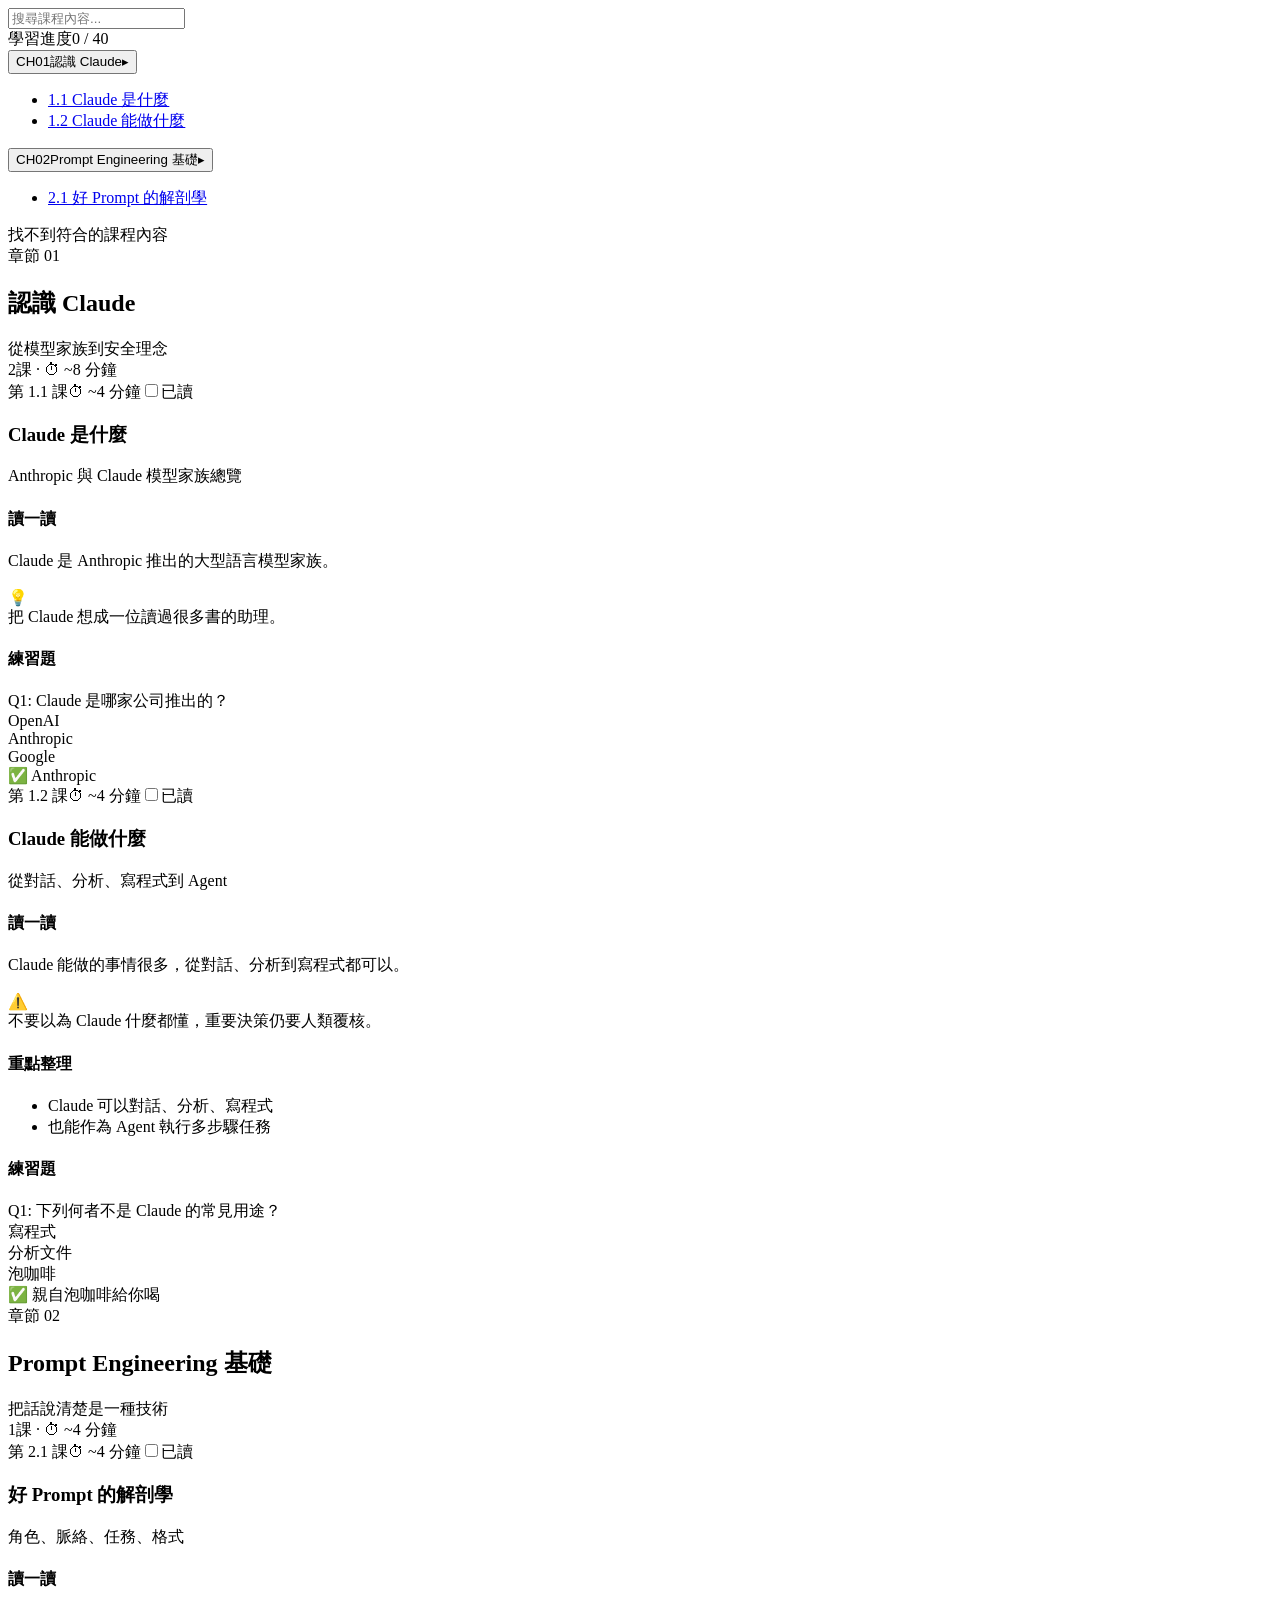
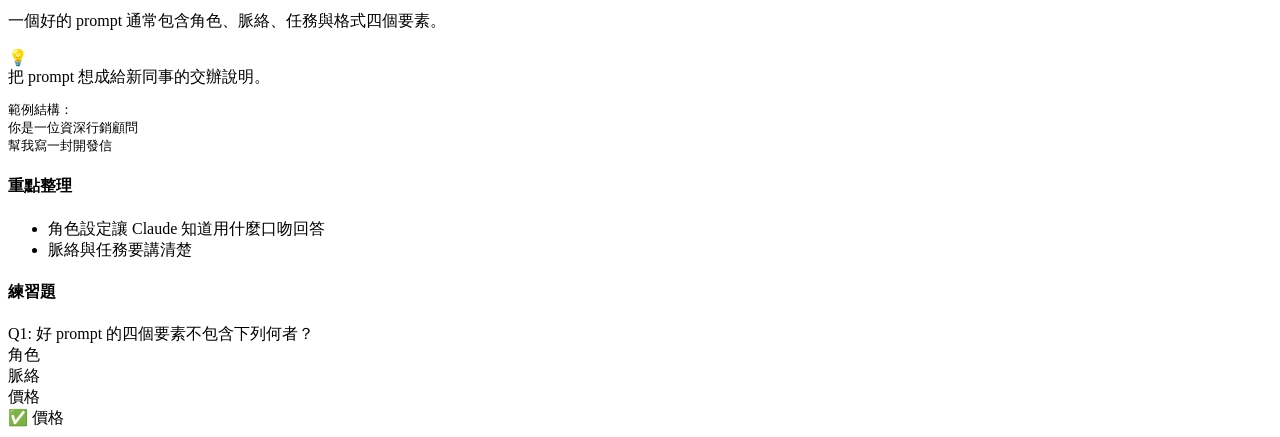
<file: tests/fixtures/bad.html>
<!DOCTYPE html>
<html lang="zh-Hant">
<head><meta charset="UTF-8"><title>Fixture: bad</title></head>
<body>
<div class="app">
  <aside class="sidebar">
    <div class="search"><input type="search" id="search" placeholder="搜尋課程內容..." autocomplete="off"></div>
    <div class="progress-summary"><span>學習進度</span><span><span id="progress-count">0</span> / 40</span></div>
    <div class="progress-bar"><div class="progress-bar-fill" id="progress-bar-fill"></div></div>
    <nav class="toc">
      <div class="nav-chapter" data-ch="01"><button class="nav-ch-toggle" type="button" aria-expanded="false"><span class="ch-num">CH01</span><span class="ch-title">認識 Claude</span><span class="ch-arrow">▸</span></button><ul class="nav-lessons">
        <li><a href="#L1.1" data-lid="1.1"><span class="lnum">1.1</span> Claude 是什麼</a></li>
        <li><a href="#L1.2" data-lid="1.2"><span class="lnum">1.2</span> Claude 能做什麼</a></li>
      </ul></div>
      <div class="nav-chapter" data-ch="02"><button class="nav-ch-toggle" type="button" aria-expanded="false"><span class="ch-num">CH02</span><span class="ch-title">Prompt Engineering 基礎</span><span class="ch-arrow">▸</span></button><ul class="nav-lessons">
        <li><a href="#L2.1" data-lid="2.1"><span class="lnum">2.1</span> 好 Prompt 的解剖學</a></li>
      </ul></div>
    </nav>
    <div class="search-empty hidden" id="search-empty">找不到符合的課程內容</div>
  </aside>
  <main class="content">
    <section class="chapter" id="C01"><header class="ch-header"><div class="ch-eyebrow">章節 01</div><h2 class="ch-title">認識 Claude</h2><div class="ch-subtitle">從模型家族到安全理念</div><div class="ch-meta">2課 · ⏱ ~8 分鐘</div></header>
<article class="lesson" id="L1.1" data-lid="1.1"><header class="lesson-header"><div class="lesson-meta-row"><span class="lesson-num">第 1.1 課</span><span class="lesson-time">⏱ ~4 分鐘</span><label class="progress-toggle"><input type="checkbox" class="progress-check" data-lid="1.1"><span>已讀</span></label></div><h3 class="lesson-title">Claude 是什麼</h3><div class="lesson-subtitle">Anthropic 與 Claude 模型家族總覽</div></header><div class="lesson-body">
<div class="lesson-section"><h4 class="section-title">讀一讀</h4><div class="section-body">
  <p>Claude 是 Anthropic 推出的大型語言模型家族。</p>
  <div class="hint"><span class="hint-icon">💡</span><div class="hint-body">把 Claude 想成一位讀過很多書的助理。</div></div>
</div></div>
<div class="lesson-section"><h4 class="section-title">練習題</h4><div class="section-body">
  <div class="qa"><div class="qtext">Q1: Claude 是哪家公司推出的？</div><div class="opt">OpenAI</div><div class="opt">Anthropic</div><div class="opt">Google</div><div class="answer">✅ Anthropic</div></div>
</div></div>
</div></article>
<article class="lesson" id="L1.2" data-lid="1.2"><header class="lesson-header"><div class="lesson-meta-row"><span class="lesson-num">第 1.2 課</span><span class="lesson-time">⏱ ~4 分鐘</span><label class="progress-toggle"><input type="checkbox" class="progress-check" data-lid="1.2"><span>已讀</span></label></div><h3 class="lesson-title">Claude 能做什麼</h3><div class="lesson-subtitle">從對話、分析、寫程式到 Agent</div></header><div class="lesson-body">
<div class="lesson-section"><h4 class="section-title">讀一讀</h4><div class="section-body">
  <p>Claude 能做的事情很多，從對話、分析到寫程式都可以。</p>
  <div class="hint warn"><span class="hint-icon">⚠️</span><div class="hint-body">不要以為 Claude 什麼都懂，重要決策仍要人類覆核。</div></div>
</div></div>
<div class="lesson-section"><h4 class="section-title">重點整理</h4><div class="section-body"><ul class="bullets">
  <li>Claude 可以對話、分析、寫程式</li>
  <li>也能作為 Agent 執行多步驟任務</li>
</ul></div></div>
<div class="lesson-section"><h4 class="section-title">練習題</h4><div class="section-body">
  <div class="qa"><div class="qtext">Q1: 下列何者不是 Claude 的常見用途？</div><div class="opt">寫程式</div><div class="opt">分析文件</div><div class="opt">泡咖啡</div><div class="answer">✅ 親自泡咖啡給你喝</div></div>
</div></div>
</div></article>
</section>
    <section class="chapter" id="C02"><header class="ch-header"><div class="ch-eyebrow">章節 02</div><h2 class="ch-title">Prompt Engineering 基礎</h2><div class="ch-subtitle">把話說清楚是一種技術</div><div class="ch-meta">1課 · ⏱ ~4 分鐘</div></header>
<article class="lesson" id="L2.1" data-lid="2.1"><header class="lesson-header"><div class="lesson-meta-row"><span class="lesson-num">第 2.1 課</span><span class="lesson-time">⏱ ~4 分鐘</span><label class="progress-toggle"><input type="checkbox" class="progress-check" data-lid="2.1"><span>已讀</span></label></div><h3 class="lesson-title">好 Prompt 的解剖學</h3><div class="lesson-subtitle">角色、脈絡、任務、格式</div></header><div class="lesson-body">
<div class="lesson-section"><h4 class="section-title">讀一讀</h4><div class="section-body">
  <p>一個好的 prompt 通常包含角色、脈絡、任務與格式四個要素。</p>
  <div class="hint"><span class="hint-icon">💡</span><div class="hint-body">把 prompt 想成給新同事的交辦說明。</div></div>
  <pre class="code">範例結構：
<role>你是一位資深行銷顧問</role>
<task>幫我寫一封開發信</task></pre>
</div></div>
<div class="lesson-section"><h4 class="section-title">重點整理</h4><div class="section-body"><ul class="bullets">
  <li>角色設定讓 Claude 知道用什麼口吻回答</li>
  <li>脈絡與任務要講清楚</li>
</ul></div></div>
<div class="lesson-section"><h4 class="section-title">練習題</h4><div class="section-body">
  <div class="qa"><div class="qtext">Q1: 好 prompt 的四個要素不包含下列何者？</div><div class="opt">角色</div><div class="opt">脈絡</div><div class="opt">價格</div><div class="answer">✅ 價格</div></div>
</div></div>
</div></article>
</section>
  </main>
</div>
</body>
</html>
</file>
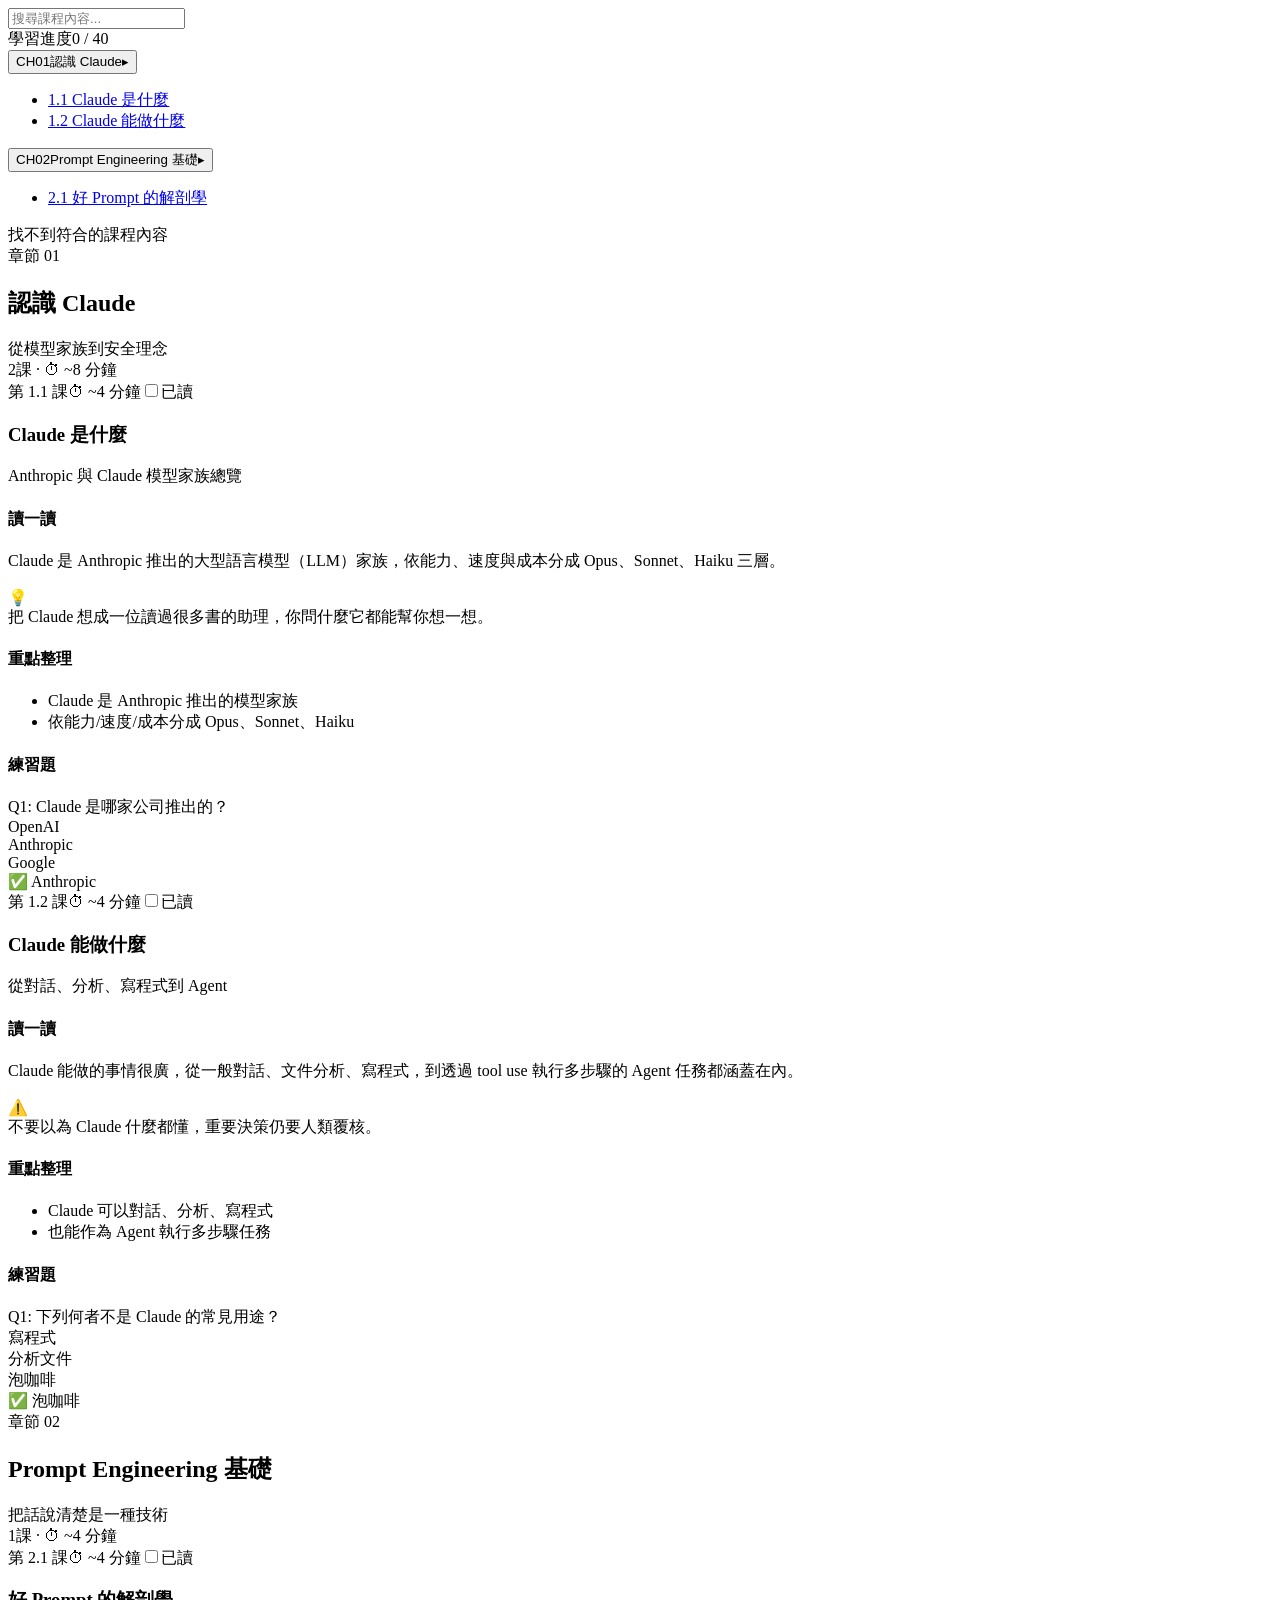
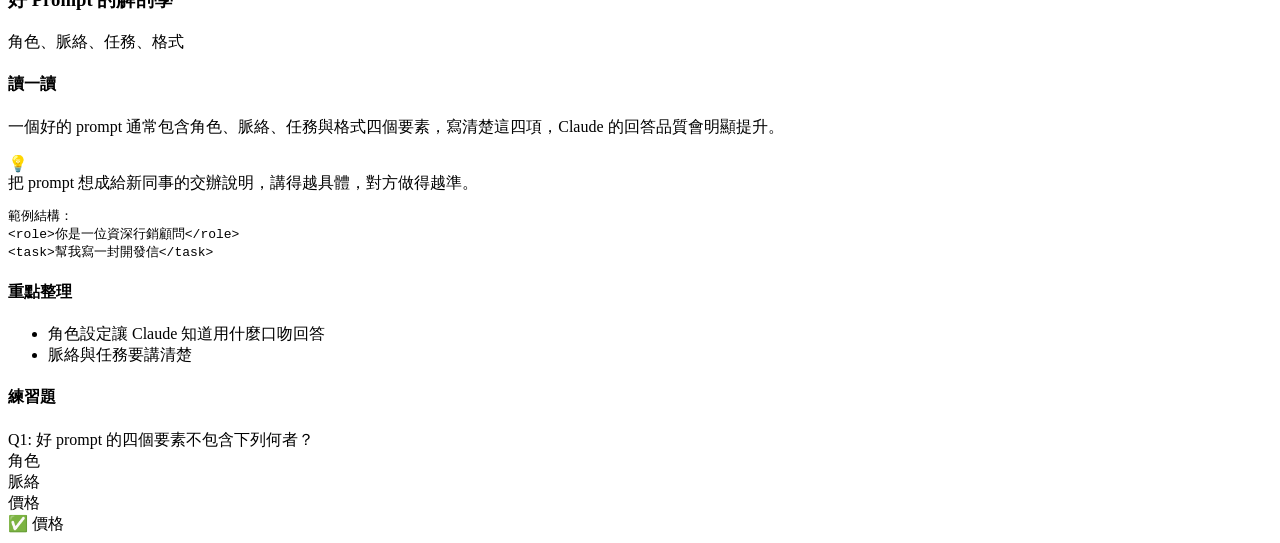
<file: tests/fixtures/good.html>
<!DOCTYPE html>
<html lang="zh-Hant">
<head><meta charset="UTF-8"><title>Fixture: good</title></head>
<body>
<div class="app">
  <aside class="sidebar">
    <div class="search"><input type="search" id="search" placeholder="搜尋課程內容..." autocomplete="off"></div>
    <div class="progress-summary"><span>學習進度</span><span><span id="progress-count">0</span> / 40</span></div>
    <div class="progress-bar"><div class="progress-bar-fill" id="progress-bar-fill"></div></div>
    <nav class="toc">
      <div class="nav-chapter" data-ch="01"><button class="nav-ch-toggle" type="button" aria-expanded="false"><span class="ch-num">CH01</span><span class="ch-title">認識 Claude</span><span class="ch-arrow">▸</span></button><ul class="nav-lessons">
        <li><a href="#L1.1" data-lid="1.1"><span class="lnum">1.1</span> Claude 是什麼</a></li>
        <li><a href="#L1.2" data-lid="1.2"><span class="lnum">1.2</span> Claude 能做什麼</a></li>
      </ul></div>
      <div class="nav-chapter" data-ch="02"><button class="nav-ch-toggle" type="button" aria-expanded="false"><span class="ch-num">CH02</span><span class="ch-title">Prompt Engineering 基礎</span><span class="ch-arrow">▸</span></button><ul class="nav-lessons">
        <li><a href="#L2.1" data-lid="2.1"><span class="lnum">2.1</span> 好 Prompt 的解剖學</a></li>
      </ul></div>
    </nav>
    <div class="search-empty hidden" id="search-empty">找不到符合的課程內容</div>
  </aside>
  <main class="content">
    <section class="chapter" id="C01"><header class="ch-header"><div class="ch-eyebrow">章節 01</div><h2 class="ch-title">認識 Claude</h2><div class="ch-subtitle">從模型家族到安全理念</div><div class="ch-meta">2課 · ⏱ ~8 分鐘</div></header>
<article class="lesson" id="L1.1" data-lid="1.1"><header class="lesson-header"><div class="lesson-meta-row"><span class="lesson-num">第 1.1 課</span><span class="lesson-time">⏱ ~4 分鐘</span><label class="progress-toggle"><input type="checkbox" class="progress-check" data-lid="1.1"><span>已讀</span></label></div><h3 class="lesson-title">Claude 是什麼</h3><div class="lesson-subtitle">Anthropic 與 Claude 模型家族總覽</div></header><div class="lesson-body">
<div class="lesson-section"><h4 class="section-title">讀一讀</h4><div class="section-body">
  <p>Claude 是 Anthropic 推出的大型語言模型（LLM）家族，依能力、速度與成本分成 Opus、Sonnet、Haiku 三層。</p>
  <div class="hint"><span class="hint-icon">💡</span><div class="hint-body">把 Claude 想成一位讀過很多書的助理，你問什麼它都能幫你想一想。</div></div>
</div></div>
<div class="lesson-section"><h4 class="section-title">重點整理</h4><div class="section-body"><ul class="bullets">
  <li>Claude 是 Anthropic 推出的模型家族</li>
  <li>依能力/速度/成本分成 Opus、Sonnet、Haiku</li>
</ul></div></div>
<div class="lesson-section"><h4 class="section-title">練習題</h4><div class="section-body">
  <div class="qa"><div class="qtext">Q1: Claude 是哪家公司推出的？</div><div class="opt">OpenAI</div><div class="opt">Anthropic</div><div class="opt">Google</div><div class="answer">✅ Anthropic</div></div>
</div></div>
</div></article>
<article class="lesson" id="L1.2" data-lid="1.2"><header class="lesson-header"><div class="lesson-meta-row"><span class="lesson-num">第 1.2 課</span><span class="lesson-time">⏱ ~4 分鐘</span><label class="progress-toggle"><input type="checkbox" class="progress-check" data-lid="1.2"><span>已讀</span></label></div><h3 class="lesson-title">Claude 能做什麼</h3><div class="lesson-subtitle">從對話、分析、寫程式到 Agent</div></header><div class="lesson-body">
<div class="lesson-section"><h4 class="section-title">讀一讀</h4><div class="section-body">
  <p>Claude 能做的事情很廣，從一般對話、文件分析、寫程式，到透過 tool use 執行多步驟的 Agent 任務都涵蓋在內。</p>
  <div class="hint warn"><span class="hint-icon">⚠️</span><div class="hint-body">不要以為 Claude 什麼都懂，重要決策仍要人類覆核。</div></div>
</div></div>
<div class="lesson-section"><h4 class="section-title">重點整理</h4><div class="section-body"><ul class="bullets">
  <li>Claude 可以對話、分析、寫程式</li>
  <li>也能作為 Agent 執行多步驟任務</li>
</ul></div></div>
<div class="lesson-section"><h4 class="section-title">練習題</h4><div class="section-body">
  <div class="qa"><div class="qtext">Q1: 下列何者不是 Claude 的常見用途？</div><div class="opt">寫程式</div><div class="opt">分析文件</div><div class="opt">泡咖啡</div><div class="answer">✅ 泡咖啡</div></div>
</div></div>
</div></article>
</section>
    <section class="chapter" id="C02"><header class="ch-header"><div class="ch-eyebrow">章節 02</div><h2 class="ch-title">Prompt Engineering 基礎</h2><div class="ch-subtitle">把話說清楚是一種技術</div><div class="ch-meta">1課 · ⏱ ~4 分鐘</div></header>
<article class="lesson" id="L2.1" data-lid="2.1"><header class="lesson-header"><div class="lesson-meta-row"><span class="lesson-num">第 2.1 課</span><span class="lesson-time">⏱ ~4 分鐘</span><label class="progress-toggle"><input type="checkbox" class="progress-check" data-lid="2.1"><span>已讀</span></label></div><h3 class="lesson-title">好 Prompt 的解剖學</h3><div class="lesson-subtitle">角色、脈絡、任務、格式</div></header><div class="lesson-body">
<div class="lesson-section"><h4 class="section-title">讀一讀</h4><div class="section-body">
  <p>一個好的 prompt 通常包含角色、脈絡、任務與格式四個要素，寫清楚這四項，Claude 的回答品質會明顯提升。</p>
  <div class="hint"><span class="hint-icon">💡</span><div class="hint-body">把 prompt 想成給新同事的交辦說明，講得越具體，對方做得越準。</div></div>
  <pre class="code">範例結構：
&lt;role&gt;你是一位資深行銷顧問&lt;/role&gt;
&lt;task&gt;幫我寫一封開發信&lt;/task&gt;</pre>
</div></div>
<div class="lesson-section"><h4 class="section-title">重點整理</h4><div class="section-body"><ul class="bullets">
  <li>角色設定讓 Claude 知道用什麼口吻回答</li>
  <li>脈絡與任務要講清楚</li>
</ul></div></div>
<div class="lesson-section"><h4 class="section-title">練習題</h4><div class="section-body">
  <div class="qa"><div class="qtext">Q1: 好 prompt 的四個要素不包含下列何者？</div><div class="opt">角色</div><div class="opt">脈絡</div><div class="opt">價格</div><div class="answer">✅ 價格</div></div>
</div></div>
</div></article>
</section>
  </main>
</div>
</body>
</html>
</file>
